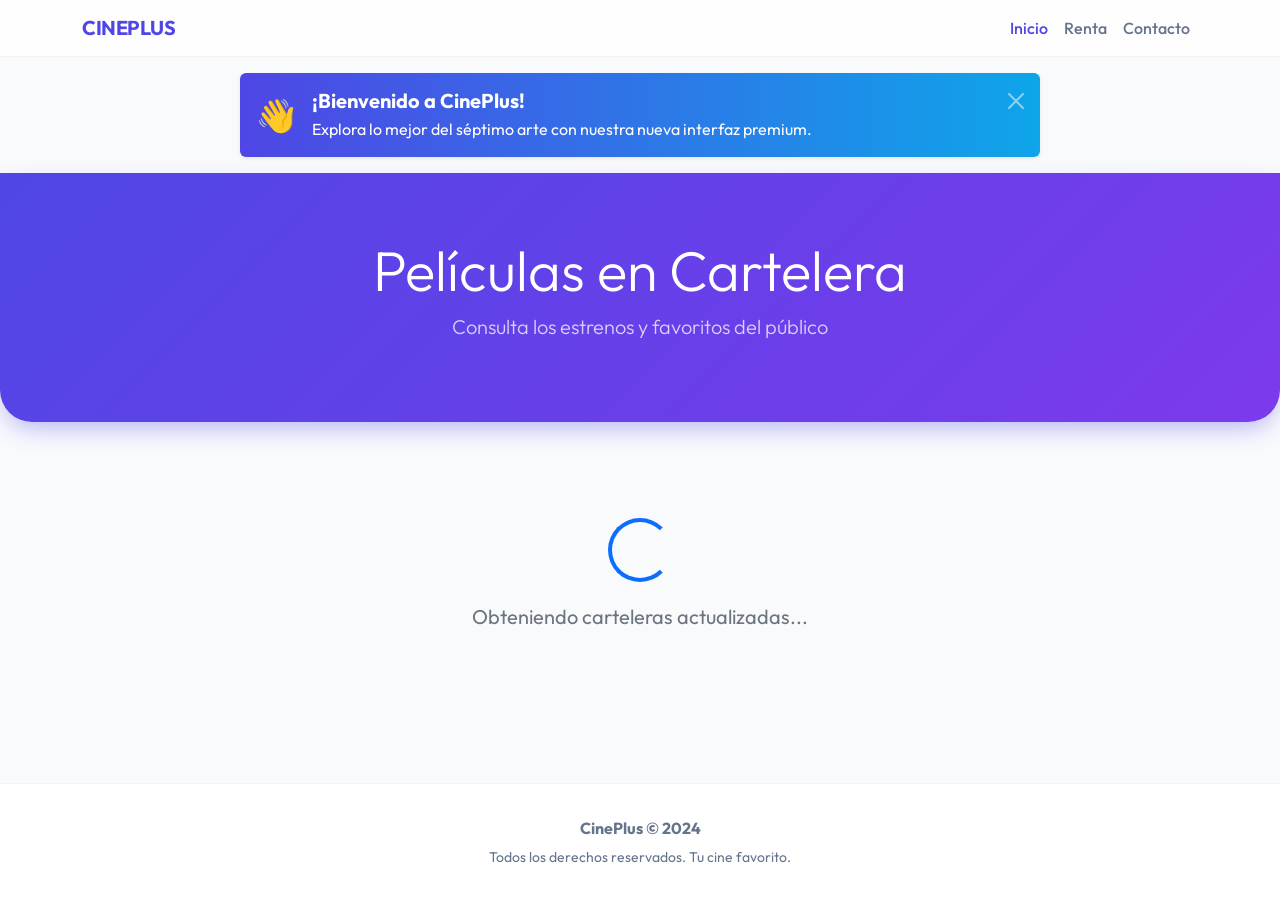
<file: index.html>
<!DOCTYPE html>
<html lang="es">
<head>
  <meta charset="UTF-8">
  <title>Películas en Cartelera</title>
  <meta name="viewport" content="width=device-width, initial-scale=1">
  <link href="https://cdn.jsdelivr.net/npm/bootstrap@5.3.2/dist/css/bootstrap.min.css" rel="stylesheet">
  <link rel="stylesheet" href="css/style.css">
</head>
<body>
  <nav class="navbar navbar-expand-lg navbar-light sticky-top">
    <div class="container">
      <a class="navbar-brand" href="index.html">CINEPLUS</a>
      <button class="navbar-toggler border-0" type="button" data-bs-toggle="collapse" data-bs-target="#navbarNav">
        <span class="navbar-toggler-icon"></span>
      </button>
      <div class="collapse navbar-collapse" id="navbarNav">
        <ul class="navbar-nav ms-auto">
          <li class="nav-item"><a class="nav-link active" href="index.html">Inicio</a></li>
          <li class="nav-item"><a class="nav-link" href="pages/renta.html">Renta</a></li>
          <li class="nav-item"><a class="nav-link" href="pages/contacto.html">Contacto</a></li>
        </ul>
      </div>
    </div>
  </nav>

  <main>
    <div id="welcome-alert-container"></div>

    <header class="text-white text-center">
      <div class="container">
        <h1 class="display-4 mb-2">Películas en Cartelera</h1>
        <p class="lead opacity-75">Consulta los estrenos y favoritos del público</p>
      </div>
    </header>

    <div class="container py-5">
      <!-- Nuestro contenedor de carga con Spinner de Bootstrap -->
      <div id="spinner-container" class="text-center my-5 d-none">
        <div class="spinner-border text-primary" style="width: 4rem; height: 4rem;" role="status">
          <span class="visually-hidden">Cargando...</span>
        </div>
        <p class="mt-3 fs-5 text-secondary">Obteniendo carteleras actualizadas...</p>
      </div>

      <!-- Inicialmente oculto para revelar con animaciones -->
      <div class="row" id="lista-peliculas" style="display: none;">
        <!-- Películas cargadas dinámicamente -->
      </div>
    </div>
  </main>

  <footer class="text-center">
    <div class="container">
      <p class="mb-1 fw-bold">CinePlus &copy; 2024</p>
      <small>Todos los derechos reservados. Tu cine favorito.</small>
    </div>
  </footer>

  <!-- Modal global para visualizar Tráilers -->
  <div class="modal fade" id="trailerModal" tabindex="-1" aria-hidden="true">
    <div class="modal-dialog modal-lg modal-dialog-centered">
      <div class="modal-content border-0 shadow-lg">
        <div class="modal-header border-0">
          <h5 class="modal-title fw-bold" id="trailerModalLabel">Tráiler Oficial</h5>
          <button type="button" class="btn-close" data-bs-dismiss="modal" aria-label="Close"></button>
        </div>
        <div class="modal-body p-0 ratio ratio-16x9">
          <!-- Este input se cargará usando JS cuando el usuario elija la película -->
          <iframe id="trailerModalIframe" src="" allowfullscreen class="rounded-bottom"></iframe>
        </div>
      </div>
    </div>
  </div>

  <script src="https://code.jquery.com/jquery-3.6.4.min.js"></script>
  <!-- Bootstrap Script para la utilidad de los Modales -->
  <script src="https://cdn.jsdelivr.net/npm/bootstrap@5.3.2/dist/js/bootstrap.bundle.min.js"></script>
  <script src="js/app.js"></script>
</body>
</html>
</file>
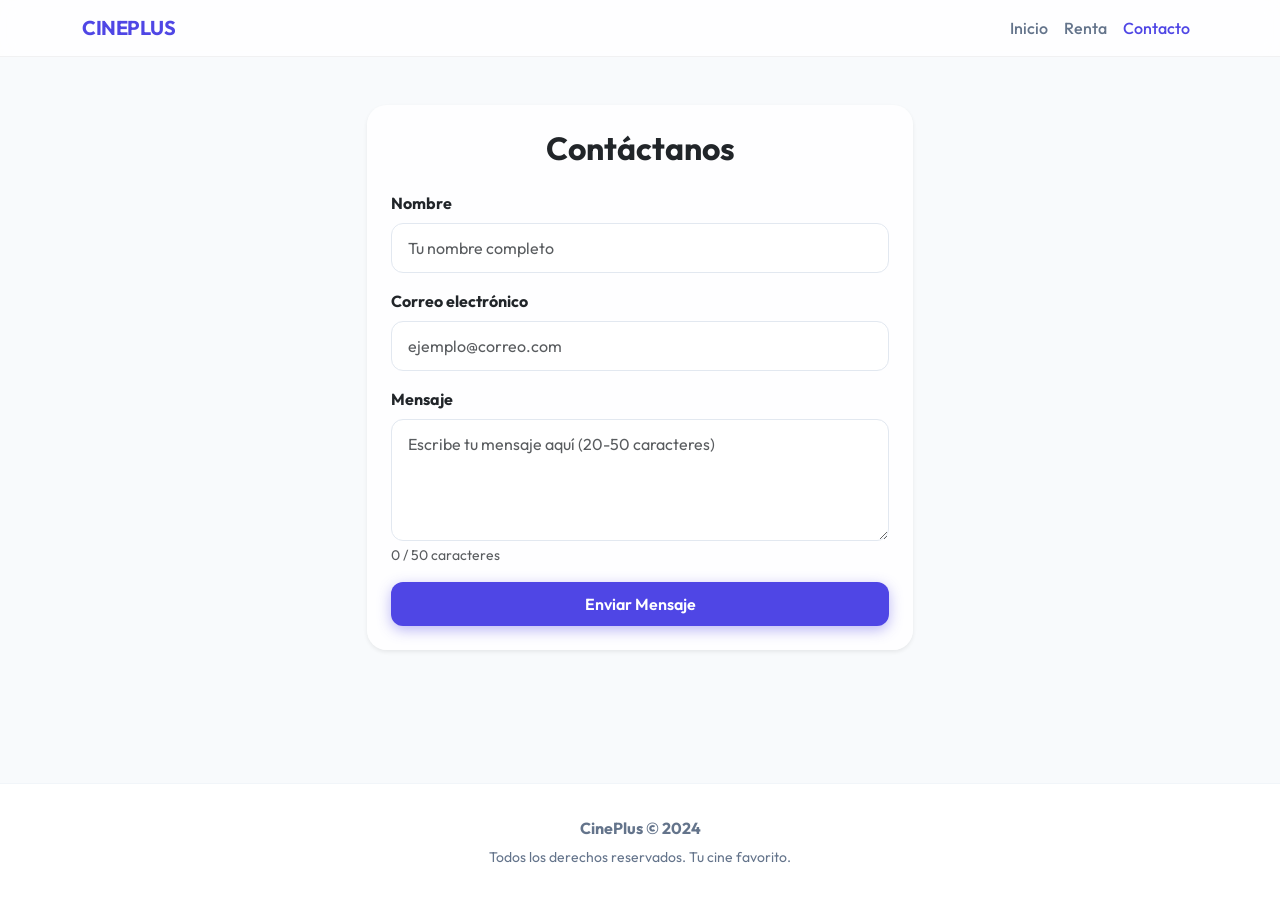
<file: pages/contacto.html>
<!DOCTYPE html>
<html lang="es">
<head>
  <meta charset="UTF-8">
  <title>Contacto - CinePlus</title>
  <meta name="viewport" content="width=device-width, initial-scale=1">
  <link href="https://cdn.jsdelivr.net/npm/bootstrap@5.3.2/dist/css/bootstrap.min.css" rel="stylesheet">
  <link rel="stylesheet" href="../css/style.css">
</head>
<body>
  <nav class="navbar navbar-expand-lg navbar-light sticky-top">
    <div class="container">
      <a class="navbar-brand" href="../index.html">CINEPLUS</a>
      <button class="navbar-toggler border-0" type="button" data-bs-toggle="collapse" data-bs-target="#navbarNav">
        <span class="navbar-toggler-icon"></span>
      </button>
      <div class="collapse navbar-collapse" id="navbarNav">
        <ul class="navbar-nav ms-auto">
          <li class="nav-item"><a class="nav-link" href="../index.html">Inicio</a></li>
          <li class="nav-item"><a class="nav-link" href="renta.html">Renta</a></li>
          <li class="nav-item"><a class="nav-link active" href="contacto.html">Contacto</a></li>
        </ul>
      </div>
    </div>
  </nav>

  <main>
    <div class="container py-5">
      <div class="row justify-content-center">
        <div class="col-lg-6">
          <div class="card shadow-sm border-0 p-4 animate-fade-in">
            <h2 class="mb-4 text-center fw-bold">Contáctanos</h2>
            <form id="form-contacto" novalidate>
              <div class="mb-3">
                <label for="nombre" class="form-label fw-bold">Nombre</label>
                <input type="text" class="form-control" id="nombre" required placeholder="Tu nombre completo">
                <div class="invalid-feedback">Por favor, ingresa tu nombre.</div>
              </div>
              <div class="mb-3">
                <label for="correo" class="form-label fw-bold">Correo electrónico</label>
                <input type="email" class="form-control" id="correo" required placeholder="ejemplo@correo.com">
                <div class="invalid-feedback">Ingresa un correo electrónico válido.</div>
              </div>
              <div class="mb-3">
                <label for="mensaje" class="form-label fw-bold">Mensaje</label>
                <textarea class="form-control" id="mensaje" rows="4" required minlength="20" maxlength="50" placeholder="Escribe tu mensaje aquí (20-50 caracteres)"></textarea>
                <div class="form-text" id="char-count">0 / 50 caracteres</div>
                <div class="invalid-feedback" id="mensaje-feedback">El mensaje debe tener entre 20 y 50 caracteres.</div>
              </div>
              <button type="submit" class="btn btn-primary w-100">Enviar Mensaje</button>
              
              <div id="alerta-success" class="alert alert-success mt-4 d-none border-0 shadow-sm animate-fade-in">
                <div class="d-flex align-items-center">
                  <span class="fs-4 me-2">✅</span>
                  <span>¡Mensaje enviado con éxito! Nos pondremos en contacto pronto.</span>
                </div>
              </div>
            </form>
          </div>
        </div>
      </div>
    </div>
  </main>

  <footer class="text-center">
    <div class="container">
      <p class="mb-1 fw-bold">CinePlus &copy; 2024</p>
      <small>Todos los derechos reservados. Tu cine favorito.</small>
    </div>
  </footer>

  <script src="https://code.jquery.com/jquery-3.6.4.min.js"></script>
  <script src="https://cdn.jsdelivr.net/npm/bootstrap@5.3.2/dist/js/bootstrap.bundle.min.js"></script>
  <script>
    $(document).ready(function() {
      const $form = $('#form-contacto');
      const $mensaje = $('#mensaje');
      const $charCount = $('#char-count');
      const $feedback = $('#mensaje-feedback');

      // Contador de caracteres dinámico
      $mensaje.on('input', function() {
        const len = $(this).val().length;
        $charCount.text(`${len} / 50 caracteres`);
        
        if (len < 20 && len > 0) {
          $charCount.addClass('text-danger').removeClass('text-muted');
        } else {
          $charCount.removeClass('text-danger').addClass('text-muted');
        }
      });

      $form.on('submit', function (e) {
        e.preventDefault();
        const msgVal = $mensaje.val();
        
        // Validación personalizada del mensaje
        if (msgVal.length < 20 || msgVal.length > 50) {
          $mensaje.addClass('is-invalid');
          $feedback.text(`El mensaje tiene ${msgVal.length} caracteres. Debe tener entre 20 y 50.`);
        } else {
          $mensaje.removeClass('is-invalid');
        }

        if (this.checkValidity() && msgVal.length >= 20 && msgVal.length <= 50) {
          $form.addClass('was-validated');
          $('#alerta-success').removeClass('d-none').hide().fadeIn();
          
          // Deshabilitar botón para evitar múltiples envíos
          $form.find('button').prop('disabled', true);
          
          setTimeout(() => {
            $('#alerta-success').fadeOut(() => {
              $form.removeClass('was-validated');
              $form[0].reset();
              $charCount.text('0 / 50 caracteres');
              $form.find('button').prop('disabled', false);
            });
          }, 4000);
        } else {
          $form.addClass('was-validated');
        }
      });
    });
  </script>
</body>
</html>
</file>
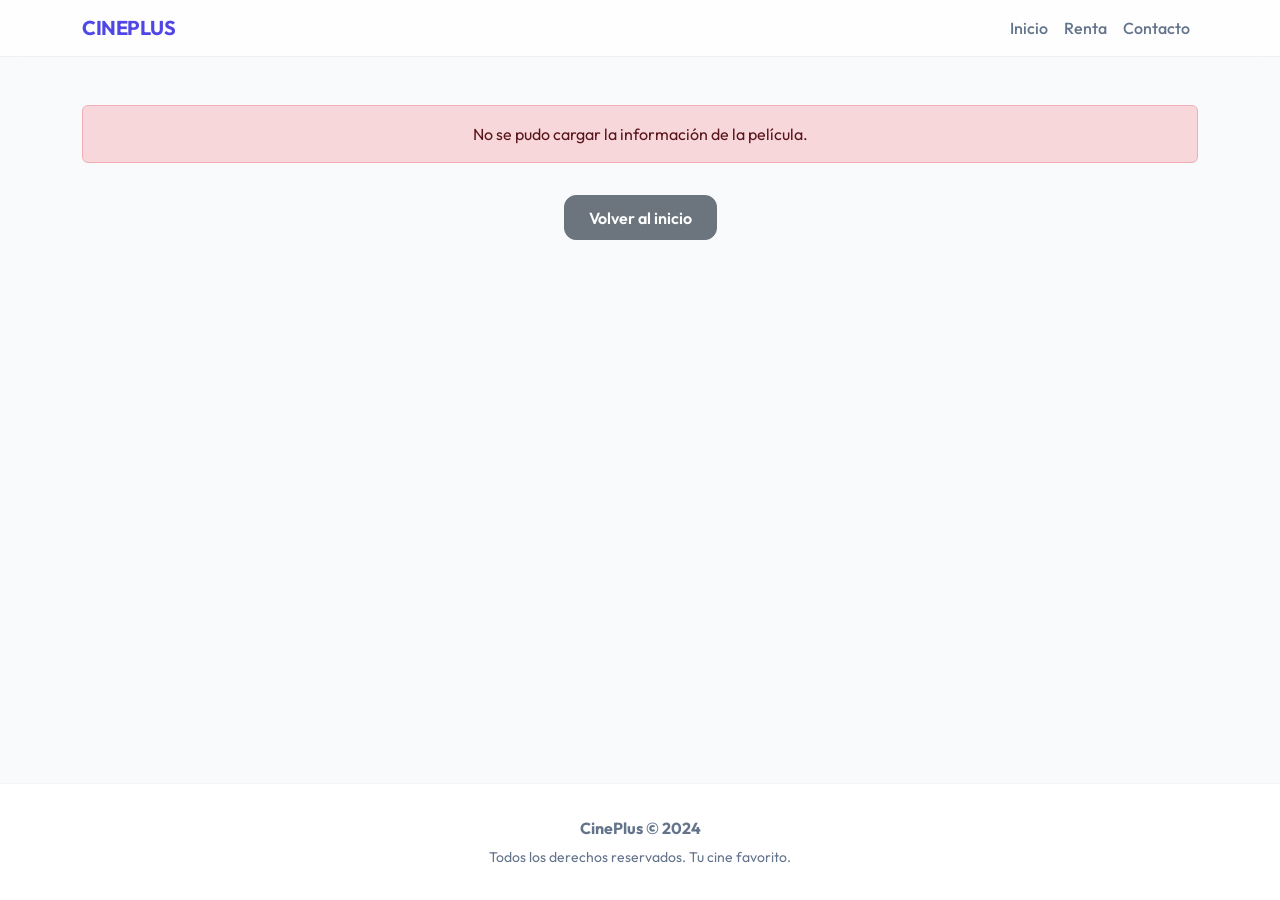
<file: pages/detalle.html>
<!DOCTYPE html>
<html lang="es">
<head>
    <meta charset="UTF-8" />
    <title>Detalle de Película - CinePlus</title>
    <meta name="viewport" content="width=device-width, initial-scale=1" />
    <link href="https://cdn.jsdelivr.net/npm/bootstrap@5.3.2/dist/css/bootstrap.min.css" rel="stylesheet" />
    <link rel="stylesheet" href="../css/style.css" />
  </head>
  <body>
    <nav class="navbar navbar-expand-lg navbar-light sticky-top">
      <div class="container">
        <a class="navbar-brand" href="../index.html">CINEPLUS</a>
        <button class="navbar-toggler border-0" type="button" data-bs-toggle="collapse" data-bs-target="#navbarNav">
          <span class="navbar-toggler-icon"></span>
        </button>
        <div class="collapse navbar-collapse" id="navbarNav">
          <ul class="navbar-nav ms-auto">
            <li class="nav-item"><a class="nav-link" href="../index.html">Inicio</a></li>
            <li class="nav-item"><a class="nav-link" href="renta.html">Renta</a></li>
            <li class="nav-item"><a class="nav-link" href="contacto.html">Contacto</a></li>
          </ul>
        </div>
      </div>
    </nav>

    <main>
      <div id="detalle-pelicula" class="container py-5 animate-fade-in">
        <div class="text-center mb-5">
          <h2 id="titulo" class="display-5 fw-bold mb-3"></h2>
          <div class="alert alert-info border-0 shadow-sm d-inline-block px-4" role="alert">
            🎬 Conoce todos los detalles del filme
          </div>
        </div>

        <div class="row g-4">
          <!-- Poster -->
          <div class="col-lg-4">
            <div class="card shadow-lg border-0">
              <img id="poster" src="" class="img-fluid" alt="Poster" style="height: auto; min-height: 500px;">
            </div>
          </div>

          <!-- Info -->
          <div class="col-lg-8">
            <div class="card border-0 shadow-sm p-4 h-100">
              <h5 class="fw-bold text-primary text-uppercase small mb-2">Sinopsis</h5>
              <p id="sinopsis" class="lead text-muted mb-4"></p>

              <div id="generos-container" class="mb-4"></div>

              <div class="ratio ratio-16x9 rounded-3 overflow-hidden shadow-sm mb-4">
                <iframe id="trailer" src="" allowfullscreen></iframe>
              </div>
            </div>
          </div>
        </div>
      </div>
    </main>

    <footer class="text-center">
      <div class="container">
        <p class="mb-1 fw-bold">CinePlus &copy; 2024</p>
        <small>Todos los derechos reservados. Tu cine favorito.</small>
      </div>
    </footer>

    <script src="https://code.jquery.com/jquery-3.6.4.min.js"></script>
    <script>
      $(function () {
        const urlParams = new URLSearchParams(window.location.search);
        const id = urlParams.get("id");

        $.ajax({
          url: "../data/peliculas.json",
          method: "GET",
          dataType: "json",
          success: function (peliculas) {
            const peli = peliculas.find((p) => p.id == id);
            if (peli) {
              $("#titulo").text(peli.titulo);
              const imgUrl = peli.imagen.startsWith('http') ? peli.imagen : "../img/" + peli.imagen;
              $("#poster").attr("src", imgUrl);
              $("#sinopsis").text(peli.sinopsis);
              $("#trailer").attr("src", peli.trailer);
              
              const generosHTML = peli.generos.map(g => `<span class="badge bg-secondary me-1 py-2 px-3">${g}</span>`).join('');
              $("#genero").replaceWith(`<div id="generos-container" class="mt-2">${generosHTML}</div>`);
              
              const fecha = new Date(peli.estreno);
              const fechaStr = fecha.toLocaleDateString('es-ES', { year: 'numeric', month: 'long', day: 'numeric', timeZone: 'UTC' });
              
              let estado = "En cartelera";
              let badgeClass = "bg-primary";
              let precioSugerido = peli.precios.normal;
              const hoy = new Date();
              
              if (fecha > hoy) {
                  estado = "Próximo Estreno";
                  badgeClass = "bg-warning text-dark";
                  precioSugerido = peli.precios.estreno;
              } else if ((hoy - fecha) / (1000 * 3600 * 24) <= 30) {
                  estado = "En Estreno";
                  badgeClass = "bg-danger";
                  precioSugerido = peli.precios.estreno;
              }


              // Agregar información de precios y fechas dinámicamente debajo de la sinopsis
              const extrasHTML = `
                <div class="card mt-4 border-0 bg-light shadow-sm">
                  <div class="card-body">
                    <ul class="list-group list-group-flush rounded">
                      <li class="list-group-item d-flex justify-content-between align-items-center bg-transparent border-bottom px-0">
                         <strong>Estreno:</strong> <span>${fechaStr} <span class="badge ${badgeClass} ms-2">${estado}</span></span>
                      </li>
                      <li class="list-group-item d-flex justify-content-between align-items-center bg-transparent border-bottom px-0">
                         <strong>Precio Estreno:</strong> <span class="text-secondary">$${peli.precios.estreno.toFixed(2)}</span>
                      </li>
                      <li class="list-group-item d-flex justify-content-between align-items-center bg-transparent px-0">
                         <strong>Precio Normal:</strong> <span class="text-secondary">$${peli.precios.normal.toFixed(2)}</span>
                      </li>
                    </ul>
                  </div>
                </div>

                <!-- Contenedor estandarizado para las reseñas -->
                <div class="card mt-4 border-0 shadow-sm">
                  <div class="card-body">
                    <h5 class="card-title fw-bold mb-3 border-bottom pb-2">Opiniones de la Audiencia</h5>
                    <div id="caja-resenas">
                      <div class="text-center text-muted col-12 my-3">
                         <div class="spinner-border spinner-border-sm mr-2" role="status"></div>
                         <small class="ms-2">Cargando reseñas...</small>
                      </div>
                    </div>
                  </div>
                </div>
              `;
              $("#sinopsis").after(extrasHTML);

              // Disparamos la petición extra para consultar el archivo de opiniones
              $.ajax({
                url: "../data/reseñas.json",
                method: "GET",
                dataType: "json",
                success: function (dataResenas) {
                  const resenasDePeli = dataResenas.find((r) => r.pelicula_id == id);
                  if (resenasDePeli && resenasDePeli.reseñas.length > 0) {
                      let htmlResenas = "";
                      resenasDePeli.reseñas.forEach(res => {
                          const estrellasCompletas = "★".repeat(res.puntuacion);
                          const estrellasVacias = "☆".repeat(5 - res.puntuacion);
                          htmlResenas += `
                             <div class="mb-3 pb-2 border-bottom">
                                <div class="d-flex justify-content-between align-items-center">
                                    <strong class="text-primary">${res.autor}</strong>
                                    <span class="text-warning fs-5" aria-label="${res.puntuacion} de 5 estrellas">${estrellasCompletas}${estrellasVacias}</span>
                                </div>
                                <p class="mb-1 mt-2 text-dark fs-6">${res.comentario}</p>
                                <small class="text-muted">${res.fecha}</small>
                             </div>
                          `;
                      });
                      $("#caja-resenas").html(htmlResenas).hide().fadeIn(500);
                  } else {
                      $("#caja-resenas").html('<p class="text-muted">Aún no hay reseñas para esta película. ¡Sé el primero en opinar!</p>');
                  }
                },
                error: function () {
                  $("#caja-resenas").html('<p class="text-danger small">Experimentamos problemas al extraer las reseñas actuales.</p>');
                }
              });
            } else {
              mostrarError();
            }
          },
          error: function () {
            mostrarError();
          },
        });

        function mostrarError() {
          $("#detalle-pelicula").html(`
          <div class="alert alert-danger text-center" role="alert">
            No se pudo cargar la información de la película.
          </div>
          <div class="text-center">
            <a href="../index.html" class="btn btn-secondary mt-3">Volver al inicio</a>
          </div>
        `);
        }
      });
    </script>
  </body>
</html>
</file>
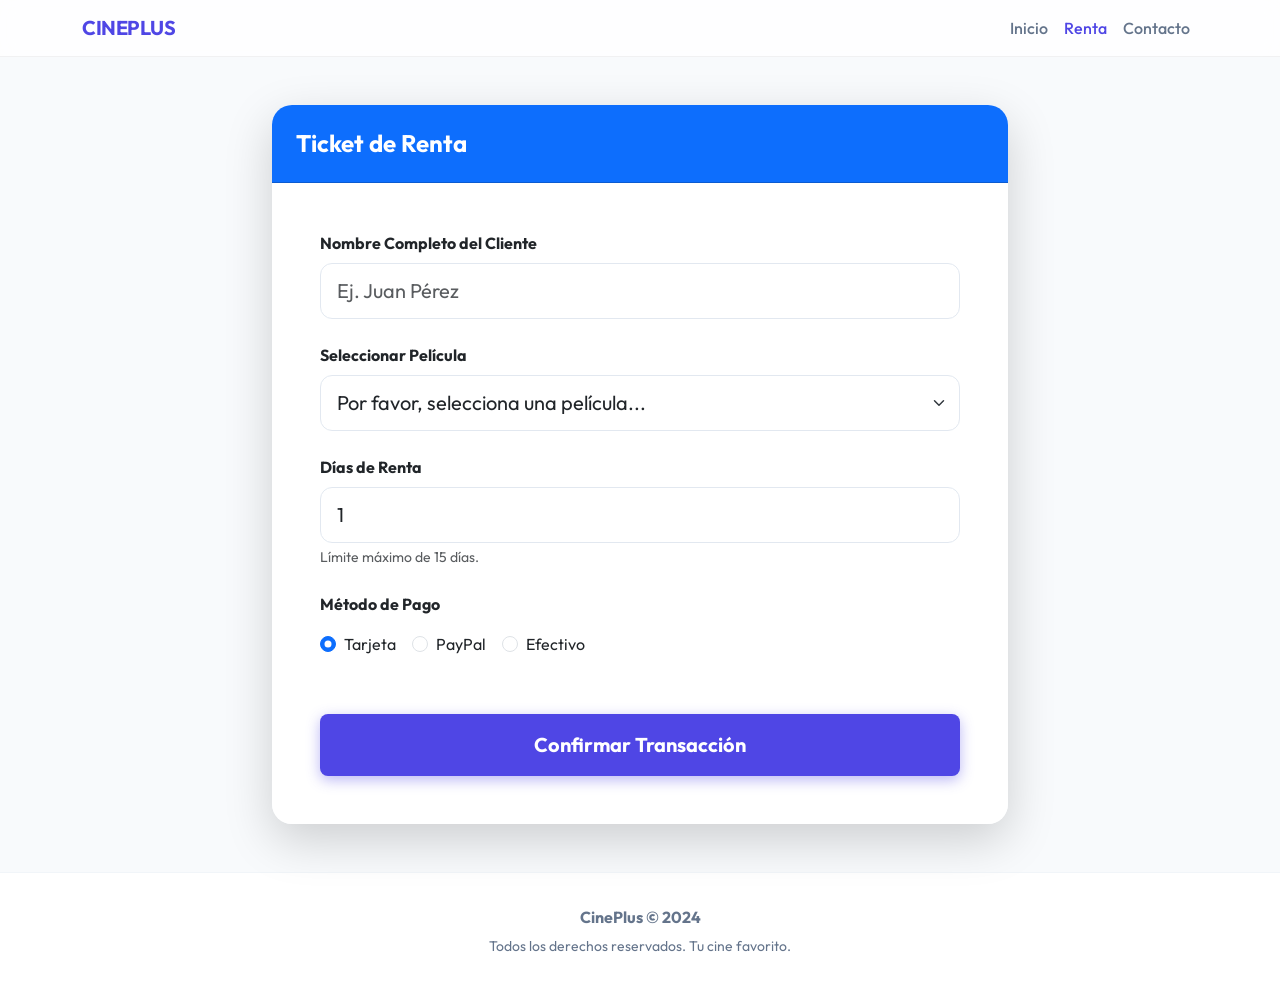
<file: pages/renta.html>
<!DOCTYPE html>
<html lang="es">
<head>
  <meta charset="UTF-8">
  <title>Rentar Película - CinePlus</title>
  <meta name="viewport" content="width=device-width, initial-scale=1">
  <link href="https://cdn.jsdelivr.net/npm/bootstrap@5.3.2/dist/css/bootstrap.min.css" rel="stylesheet">
  <link rel="stylesheet" href="../css/style.css">
</head>
<body>
  <nav class="navbar navbar-expand-lg navbar-light sticky-top">
    <div class="container">
      <a class="navbar-brand" href="../index.html">CINEPLUS</a>
      <button class="navbar-toggler border-0" type="button" data-bs-toggle="collapse" data-bs-target="#navbarNav">
        <span class="navbar-toggler-icon"></span>
      </button>
      <div class="collapse navbar-collapse" id="navbarNav">
        <ul class="navbar-nav ms-auto">
          <li class="nav-item"><a class="nav-link" href="../index.html">Inicio</a></li>
          <li class="nav-item"><a class="nav-link active" href="renta.html">Renta</a></li>
          <li class="nav-item"><a class="nav-link" href="contacto.html">Contacto</a></li>
        </ul>
      </div>
    </div>
  </nav>

  <main>
    <div class="container py-5">
      <div class="row justify-content-center">
        <div class="col-lg-8">
          <div class="card shadow-lg border-0 animate-fade-in">
            <div class="card-header bg-primary text-white p-4">
              <h4 class="mb-0 fw-bold">Ticket de Renta</h4>
            </div>
            <div class="card-body p-4 p-md-5">
              <form id="rentaForm">
                <div class="mb-4">
                  <label for="nombreCliente" class="form-label fw-bold">Nombre Completo del Cliente</label>
                  <input type="text" class="form-control form-control-lg" id="nombreCliente" placeholder="Ej. Juan Pérez" required>
                </div>

                <div class="mb-4">
                  <label for="peliculaSelect" class="form-label fw-bold">Seleccionar Película</label>
                  <select class="form-select form-select-lg" id="peliculaSelect" required>
                    <option value="" selected disabled>Cargando catálogo...</option>
                  </select>
                </div>

                <div class="mb-4">
                  <label for="diasRenta" class="form-label fw-bold">Días de Renta</label>
                  <input type="number" class="form-control form-control-lg" id="diasRenta" min="1" max="15" value="1" required>
                  <div class="form-text text-muted">Límite máximo de 15 días.</div>
                </div>

                <div class="mb-5">
                  <label class="form-label fw-bold d-block mb-3">Método de Pago</label>
                  <div class="d-flex flex-wrap gap-3">
                    <div class="form-check">
                      <input class="form-check-input" type="radio" name="metodoPago" id="pagoTarjeta" value="Tarjeta de Crédito / Débito" required checked>
                      <label class="form-check-label" for="pagoTarjeta">Tarjeta</label>
                    </div>
                    <div class="form-check">
                      <input class="form-check-input" type="radio" name="metodoPago" id="pagoPaypal" value="PayPal">
                      <label class="form-check-label" for="pagoPaypal">PayPal</label>
                    </div>
                    <div class="form-check">
                      <input class="form-check-input" type="radio" name="metodoPago" id="pagoEfectivo" value="Efectivo en Caja">
                      <label class="form-check-label" for="pagoEfectivo">Efectivo</label>
                    </div>
                  </div>
                </div>

                <button type="submit" class="btn btn-primary fw-bold w-100 fs-5 py-3 rounded-3 mt-2">Confirmar Transacción</button>
              </form>
            </div>
          </div>
        </div>
      </div>
    </div>
  </main>

  <!-- El Modal HTML donde mostraremos el Ticket -->
  <div class="modal fade" id="ticketModal" tabindex="-1" aria-hidden="true">
    <div class="modal-dialog modal-dialog-centered">
      <div class="modal-content shadow-lg border-0">
        <div class="modal-header bg-success text-white border-0 py-3">
          <h5 class="modal-title fw-bold">¡Renta Exitosa!</h5>
          <button type="button" class="btn-close btn-close-white" data-bs-dismiss="modal" aria-label="Close"></button>
        </div>
        <div class="modal-body p-4">
          <div class="text-center mb-4">
             <div class="display-1 text-success mb-2">✓</div>
             <p class="text-muted">Tu comprobante de renta digital.</p>
          </div>
          
          <ul class="list-group list-group-flush border rounded">
            <li class="list-group-item d-flex justify-content-between"><strong>Cliente:</strong> <span id="resNombre" class="text-muted"></span></li>
            <li class="list-group-item d-flex justify-content-between"><strong>Película:</strong> <span id="resPelicula" class="text-muted text-end"></span></li>
            <li class="list-group-item d-flex justify-content-between"><strong>Días:</strong> <span class="text-muted"><span id="resDias"></span> días</span></li>
            <li class="list-group-item d-flex justify-content-between"><strong>Pago:</strong> <span id="resMetodo" class="text-muted"></span></li>
            <li class="list-group-item d-flex justify-content-between align-items-center bg-light mt-2 py-3">
              <strong class="fs-5">Total:</strong> 
              <strong class="text-success fs-3" id="resTotal"></strong>
            </li>
          </ul>
        </div>
        <div class="modal-footer border-0 p-4 pt-0">
          <button type="button" class="btn btn-secondary w-100" data-bs-dismiss="modal">Cerrar y volver</button>
        </div>
      </div>
    </div>
  </div>

  <footer class="text-center">
    <div class="container">
      <p class="mb-1 fw-bold">CinePlus &copy; 2024</p>
      <small>Todos los derechos reservados. Tu cine favorito.</small>
    </div>
  </footer>

  <!-- Integrando JQuery y la capa JS de Bootstrap necesaria para abrir modales dinámicos -->
  <script src="https://code.jquery.com/jquery-3.6.4.min.js"></script>
  <script src="https://cdn.jsdelivr.net/npm/bootstrap@5.3.2/dist/js/bootstrap.bundle.min.js"></script>
  
  <script>
    $(document).ready(function() {
        let repositorioPeliculas = [];

        // Invocamos el JSON existente mediante AJAX para popular dinámicamente nuestra tag SELECT
        $.ajax({
            url: "../data/peliculas.json",
            method: "GET",
            dataType: "json",
            success: function(peliculasJSON) {
                repositorioPeliculas = peliculasJSON;
                
                let opcionesTag = '<option value="" selected disabled>Por favor, selecciona una película...</option>';
                
                repositorioPeliculas.forEach(cineObject => {
                    // Calculamos matemáticamente si la película se considera 'Estreno' (ha pasado o <= 30 días)
                    const diaEmision = new Date(cineObject.estreno);
                    const elDiaDeHoy = new Date();
                    
                    const cumpleEstreno = diaEmision > elDiaDeHoy || ((elDiaDeHoy - diaEmision) / (1000 * 3600 * 24) <= 30);
                    
                    // Colocamos una etiqueta para asistir visualmente al cliente en el selector
                    const etiquetaVisual = cumpleEstreno ? " | (PRECIO ESTRENO)" : "";
                    opcionesTag += `<option value="${cineObject.id}">${cineObject.titulo}${etiquetaVisual}</option>`;
                });
                
                $("#peliculaSelect").html(opcionesTag);
            },
            error: function() {
                $("#peliculaSelect").html('<option value="" disabled>Lamentablemente ocurrió un error al cargar el catálogo.</option>');
            }
        });

        // Este escuchador atajará el momento en el que el cliente haga clic para Enviar
        $("#rentaForm").on('submit', function(eventoBrowser) {
            
            // Esto bloquea que la página recargue su vista y pierda todos nuestros cálculos
            eventoBrowser.preventDefault(); 

            // Tomamos lo que las personas ingresaron
            const textoNombre = $("#nombreCliente").val();
            const idEscogido = $("#peliculaSelect").val();
            const numeroDiasMencionados = parseInt($("#diasRenta").val(), 10);
            const opcionPagoMarcada = $("input[name='metodoPago']:checked").val();
            
            if (!idEscogido) {
                alert("Debes elegir alguna película de la lista para proceder con la renta.");
                return;
            }

            // Realizamos la misma regla matemática para saber con certeza su precio correcto
            const peliBuscada = repositorioPeliculas.find(p => p.id == idEscogido);
            
            const hoy = new Date();
            const validezFecha = new Date(peliBuscada.estreno);
            const esNuevo = validezFecha > hoy || ((hoy - validezFecha) / (1000 * 3600 * 24) <= 30);
            
            let multiplicadorBase = esNuevo ? peliBuscada.precios.estreno : peliBuscada.precios.normal;
            
            let precioDeducido = multiplicadorBase * numeroDiasMencionados;

            // Inyectamos nuestros resultados y texto capturado en el HTML del Ticket (en los <span>)
            $("#resNombre").text(textoNombre);
            $("#resPelicula").text(peliBuscada.titulo);
            $("#resDias").text(numeroDiasMencionados);
            $("#resMetodo").text(opcionPagoMarcada);
            $("#resTotal").text("$ " + precioDeducido.toFixed(2));

            // Utilizamos el objeto Modal de Bootstrap JS para mostrar el div flotante al centro
            const pantallaModalObj = new bootstrap.Modal(document.getElementById('ticketModal'));
            pantallaModalObj.show();
        });

        // Configuro un evento simple para devolver a la persona a la pantalla inicial tras darle a cerrar botón
        $('#ticketModal').on('hidden.bs.modal', function () {
            window.location.href = "../index.html";
        });
    });
  </script>
</body>
</html>
</file>
<file: css/style.css>
@import url('https://fonts.googleapis.com/css2?family=Outfit:wght@300;400;600;700&display=swap');

:root {
  --primary-glow: #e2e8f0;
  --accent-color: #4f46e5;
  --bg-color: #f8fafc;
  --card-bg: rgba(255, 255, 255, 0.9);
}

body {
  font-family: 'Outfit', sans-serif;
  background-color: var(--bg-color);
  color: #1e293b;
  min-height: 100vh;
  display: flex;
  flex-direction: column;
}

main {
  flex: 1;
}

/* Navbar Premium */
.navbar {
  background: rgba(255, 255, 255, 0.8) !important;
  backdrop-filter: blur(10px);
  border-bottom: 1px solid rgba(0, 0, 0, 0.05);
  transition: all 0.3s ease;
}

.navbar-brand {
  font-weight: 700;
  color: var(--accent-color) !important;
  letter-spacing: -0.5px;
}

.nav-link {
  color: #64748b !important;
  font-weight: 500;
  transition: color 0.3s ease;
}

.nav-link:hover, .nav-link.active {
  color: var(--accent-color) !important;
}

/* Header & Typography */
header {
  background: linear-gradient(135deg, #4f46e5 0%, #7c3aed 100%);
  padding: 4rem 1rem;
  border-radius: 0 0 2rem 2rem;
  box-shadow: 0 10px 25px -5px rgba(79, 70, 229, 0.4);
}

h1, h2, h3 {
  font-weight: 700;
}

/* Cards & Lighting */
.card {
  border: none;
  background: var(--card-bg);
  border-radius: 1.25rem;
  transition: transform 0.3s ease, box-shadow 0.3s ease;
  overflow: hidden;
  box-shadow: 0 4px 6px -1px rgb(0 0 0 / 0.1), 0 2px 4px -2px rgb(0 0 0 / 0.1);
}

.card:hover {
  transform: translateY(-5px);
  box-shadow: 0 20px 25px -5px rgb(0 0 0 / 0.1), 0 8px 10px -6px rgb(0 0 0 / 0.1);
}

.card img {
  height: 400px;
  object-fit: cover;
  transition: transform 0.5s ease;
}

.card:hover img {
  transform: scale(1.05);
}

/* Forms */
.form-control, .form-select {
  border-radius: 0.75rem;
  padding: 0.75rem 1rem;
  border: 1px solid #e2e8f0;
  transition: all 0.3s ease;
}

.form-control:focus {
  box-shadow: 0 0 0 4px rgba(79, 70, 229, 0.1);
  border-color: var(--accent-color);
}

/* Buttons */
.btn {
  border-radius: 0.75rem;
  padding: 0.6rem 1.5rem;
  font-weight: 600;
  transition: all 0.3s ease;
}

.btn-primary {
  background-color: var(--accent-color);
  border: none;
  box-shadow: 0 4px 14px 0 rgba(79, 70, 229, 0.39);
}

.btn-primary:hover {
  background-color: #4338ca;
  transform: translateY(-2px);
  box-shadow: 0 6px 20px rgba(79, 70, 229, 0.23);
}

/* Footer Sticky */
footer {
  background: white !important;
  color: #64748b !important;
  border-top: 1px solid #f1f5f9;
  padding: 2rem 0;
  margin-top: auto;
}

/* Animations */
@keyframes fadeIn {
  from { opacity: 0; transform: translateY(10px); }
  to { opacity: 1; transform: translateY(0); }
}

.animate-fade-in {
  animation: fadeIn 0.8s ease forwards;
}
</file>
